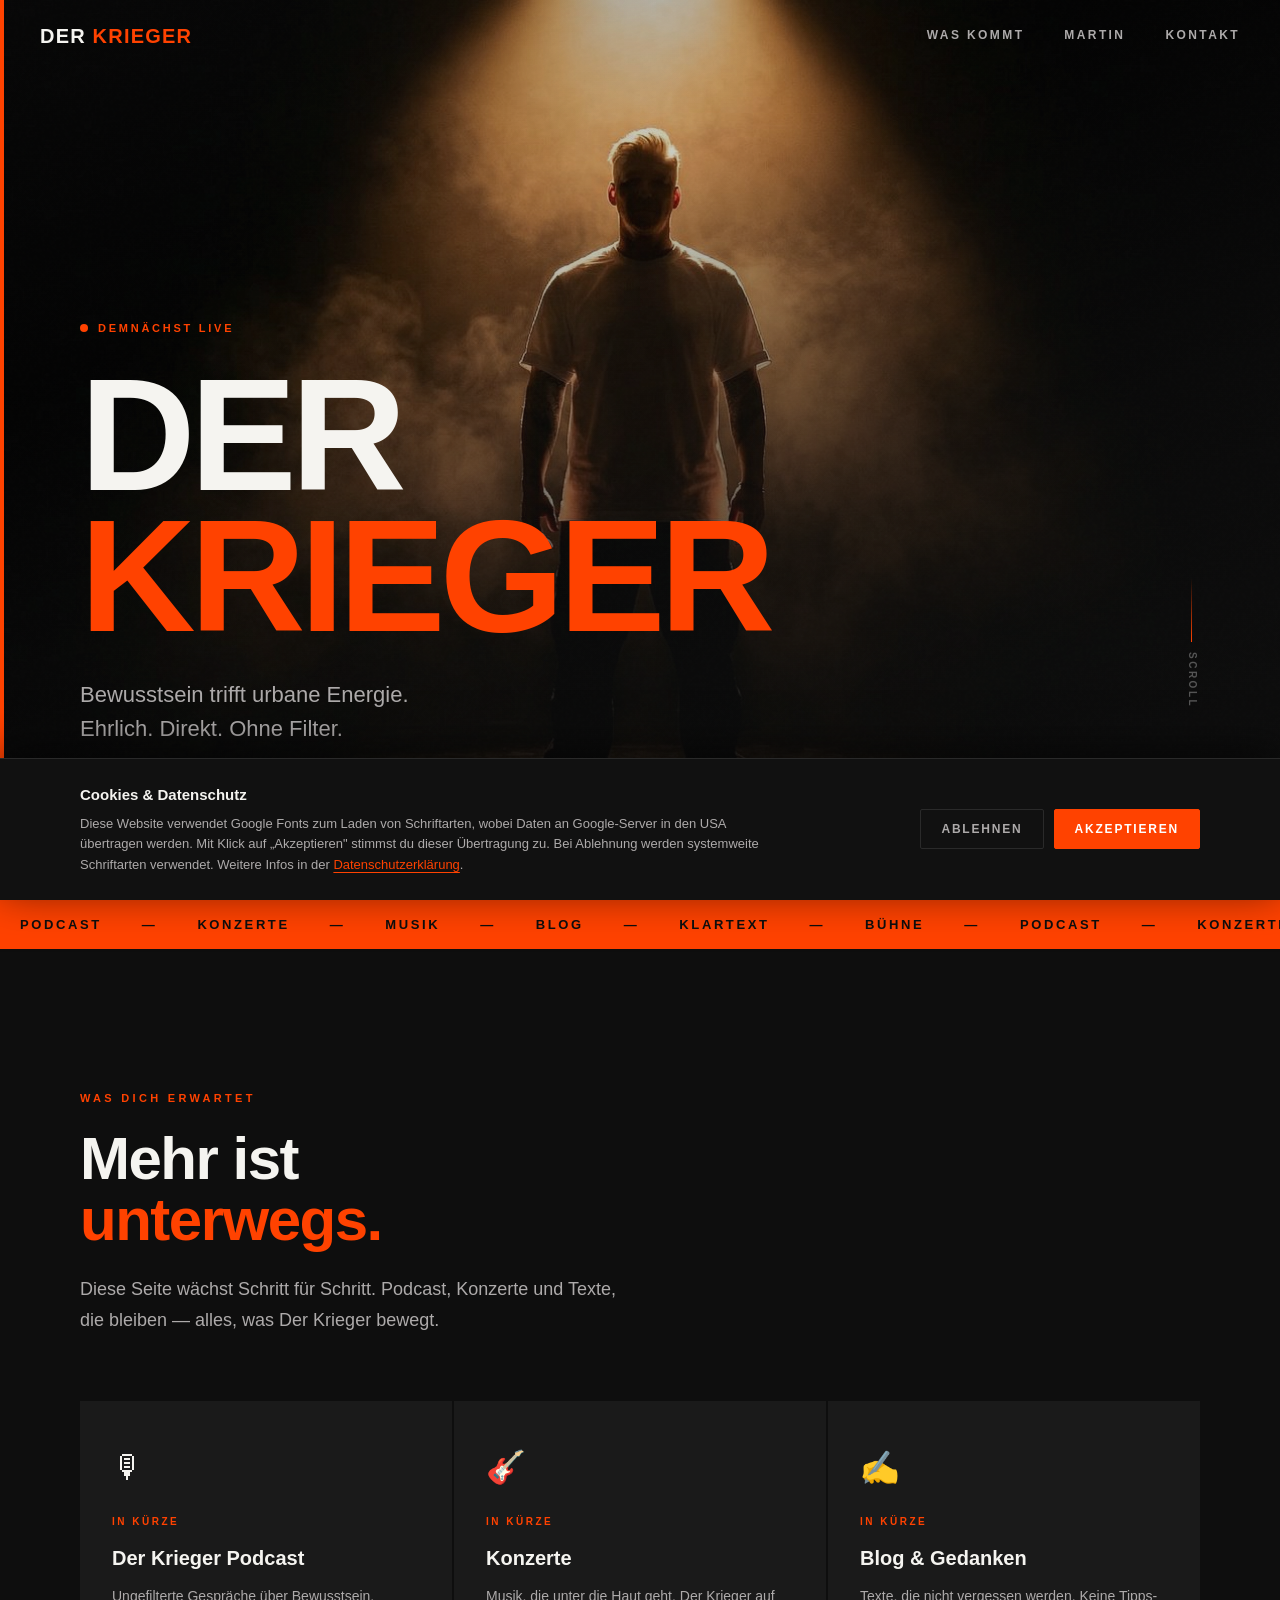
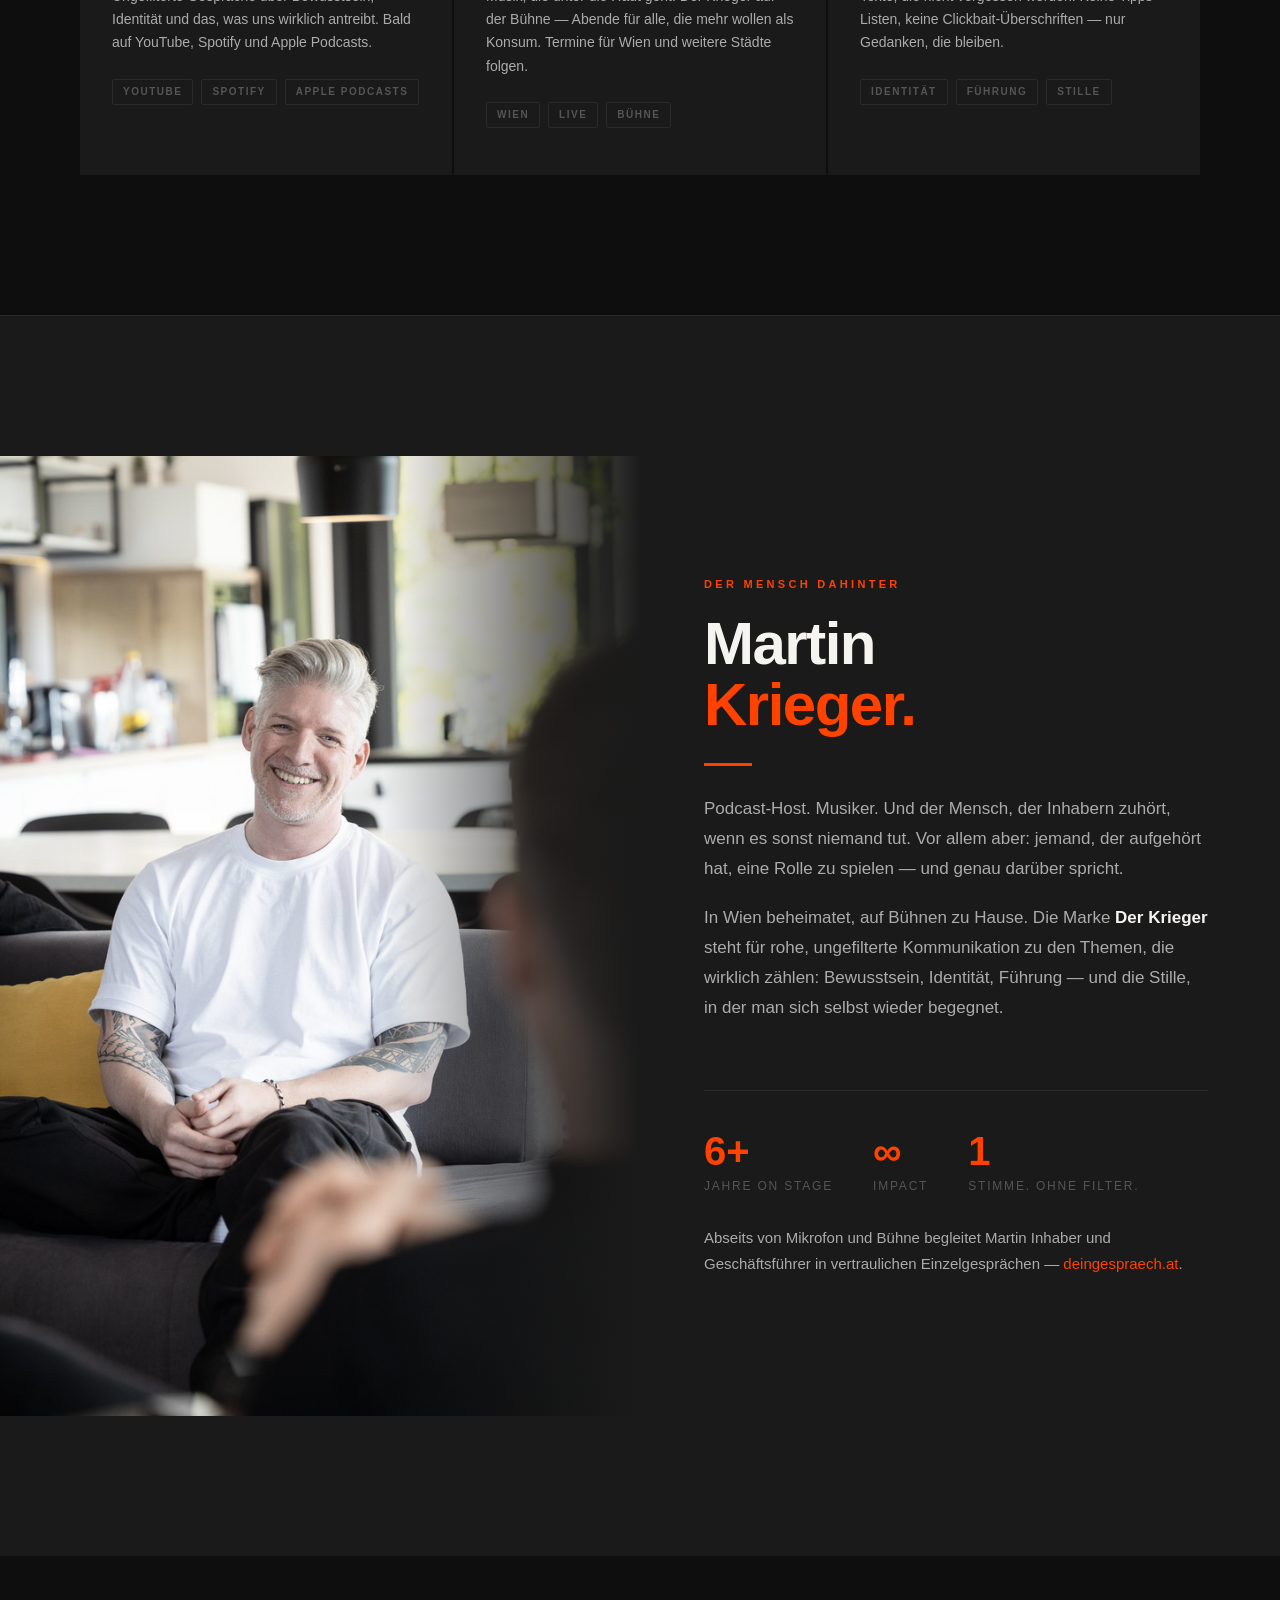
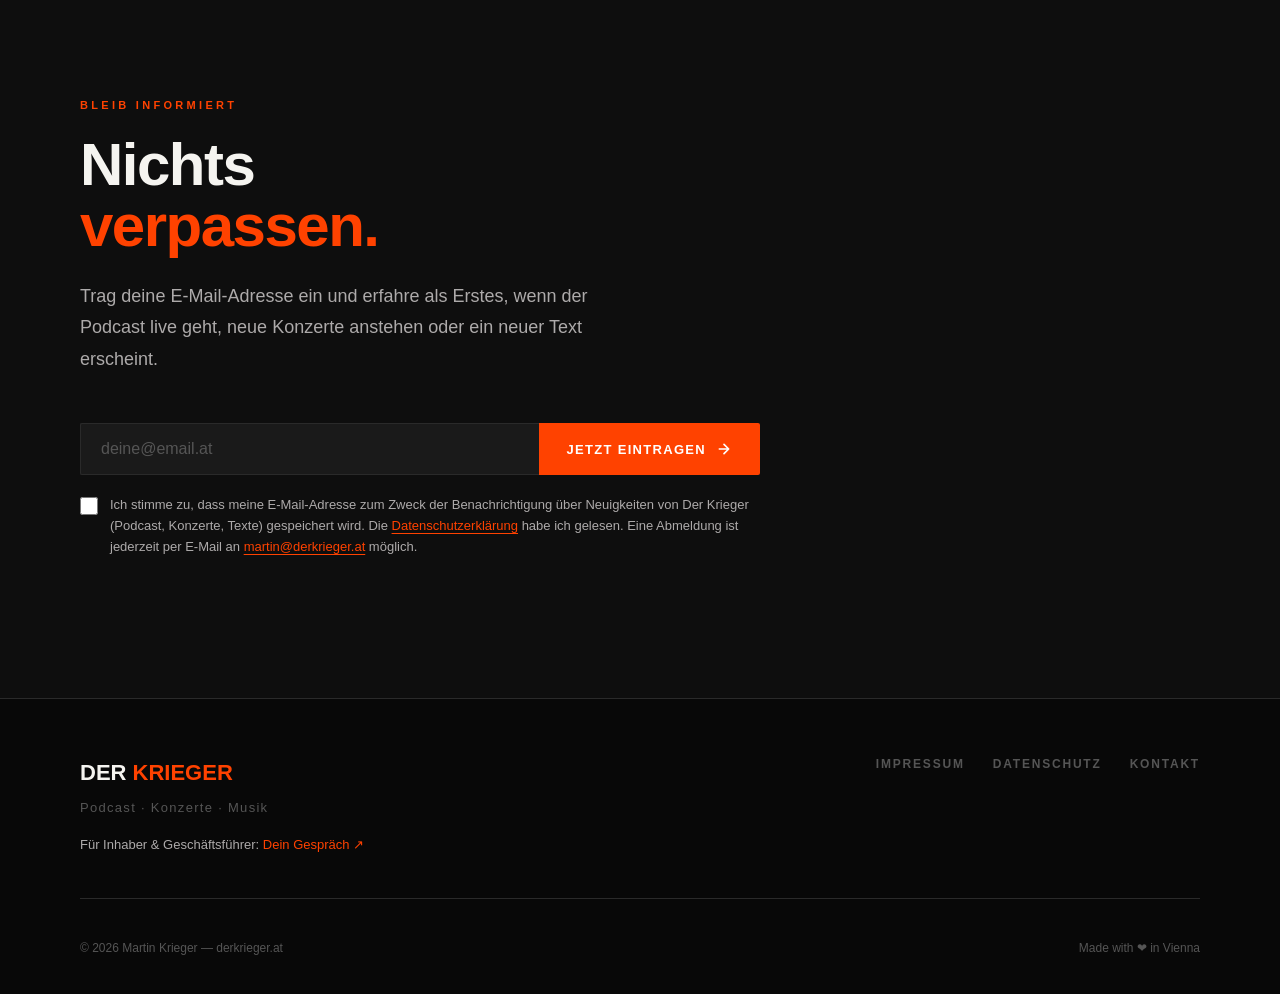
<file: index.html>
<!DOCTYPE html>
<html lang="de">
<head>
  <meta charset="UTF-8">
  <meta name="viewport" content="width=device-width, initial-scale=1.0">
  <meta name="google-site-verification" content="ZRxQIWEzgRfuOSzABZ6PDbhAsJYjhTYVC_u7uizQSVs" />
  <title>Der Krieger — Podcast · Konzerte · Musik aus Wien</title>
  <meta name="description" content="Martin Krieger aus Wien — Der Krieger. Podcast, Konzerte und Texte, die bleiben. Bewusstsein trifft urbane Energie. Ehrlich. Direkt. Ohne Filter.">
  <meta property="og:title" content="Der Krieger — Podcast · Konzerte · Musik">
  <meta property="og:description" content="Bewusstsein trifft urbane Energie. Ehrlich. Direkt. Ohne Filter. Demnächst.">
  <meta property="og:image" content="https://derkrieger.at/images/hero.jpg">
  <meta property="og:url" content="https://derkrieger.at">
  <meta property="og:type" content="website">
  <link rel="icon" type="image/svg+xml" href="/favicon.svg">
  <link rel="alternate icon" href="/favicon.svg">
  <!-- Google Fonts werden erst nach Cookie-Zustimmung geladen (DSGVO) -->
  <link rel="stylesheet" href="css/style.css">
  <script type="application/ld+json">
  {
    "@context": "https://schema.org",
    "@graph": [
      {
        "@type": "WebSite",
        "@id": "https://derkrieger.at/#website",
        "url": "https://derkrieger.at/",
        "name": "Der Krieger",
        "inLanguage": "de-AT"
      },
      {
        "@type": "Person",
        "@id": "https://derkrieger.at/#martin",
        "name": "Martin Krieger",
        "url": "https://derkrieger.at/",
        "image": "https://derkrieger.at/images/martin.jpeg",
        "jobTitle": "Sparringspartner für Inhaber und C-Level",
        "email": "martin@derkrieger.at",
        "sameAs": ["https://www.linkedin.com/in/martinderkrieger"],
        "worksFor": {"@type": "Organization", "name": "Der Krieger", "url": "https://derkrieger.at"}
      }
    ]
  }
  </script>
</head>
<body>

<!-- ══ NAVBAR ══════════════════════════════════════════════════ -->
<nav id="navbar">
  <a href="#hero" class="nav-logo">DER <span>KRIEGER</span></a>
  <div class="nav-links" id="navLinks">
    <a href="#was-kommt">Was kommt</a>
    <a href="#martin">Martin</a>
    <a href="#kontakt">Kontakt</a>
  </div>
  <div class="nav-toggle" id="navToggle" aria-label="Menü öffnen">
    <span></span><span></span><span></span>
  </div>
</nav>

<!-- ══ HERO ════════════════════════════════════════════════════ -->
<section id="hero">
  <div class="hero-bg"></div>
  <div class="hero-overlay"></div>
  <div class="hero-noise"></div>
  <div class="hero-accent-bar"></div>

  <div class="hero-content">
    <div class="hero-badge animate-1">
      <span class="badge-dot"></span>
      Demnächst live
    </div>
    <h1 class="animate-2">DER<br><span>KRIEGER</span></h1>
    <p class="animate-3">
      Bewusstsein trifft urbane Energie.<br>
      Ehrlich. Direkt. Ohne Filter.
    </p>
    <div class="hero-tags animate-4">
      <span>Podcast</span>
      <span class="tag-dot">·</span>
      <span>Konzerte</span>
      <span class="tag-dot">·</span>
      <span>Musik</span>
      <span class="tag-dot">·</span>
      <span>Wien</span>
    </div>
    <div class="hero-scroll animate-5">
      <div class="scroll-line"></div>
      <span>Scroll</span>
    </div>
  </div>
</section>

<!-- ══ TICKER ══════════════════════════════════════════════════ -->
<div class="ticker-wrap">
  <div class="ticker">
    <span>Podcast</span><span class="tick-sep">—</span>
    <span>Konzerte</span><span class="tick-sep">—</span>
    <span>Musik</span><span class="tick-sep">—</span>
    <span>Blog</span><span class="tick-sep">—</span>
    <span>Klartext</span><span class="tick-sep">—</span>
    <span>Bühne</span><span class="tick-sep">—</span>
    <span>Podcast</span><span class="tick-sep">—</span>
    <span>Konzerte</span><span class="tick-sep">—</span>
    <span>Musik</span><span class="tick-sep">—</span>
    <span>Blog</span><span class="tick-sep">—</span>
    <span>Klartext</span><span class="tick-sep">—</span>
    <span>Bühne</span><span class="tick-sep">—</span>
    <span>Podcast</span><span class="tick-sep">—</span>
    <span>Konzerte</span><span class="tick-sep">—</span>
    <span>Musik</span><span class="tick-sep">—</span>
    <span>Blog</span><span class="tick-sep">—</span>
    <span>Klartext</span><span class="tick-sep">—</span>
    <span>Bühne</span><span class="tick-sep">—</span>
  </div>
</div>

<!-- ══ WAS KOMMT ═══════════════════════════════════════════════ -->
<section id="was-kommt">
  <div class="container">
    <span class="section-label reveal">Was dich erwartet</span>
    <h2 class="section-title reveal">Mehr ist<br><span>unterwegs.</span></h2>
    <p class="section-intro reveal">Diese Seite wächst Schritt für Schritt. Podcast, Konzerte und Texte, die bleiben — alles, was Der Krieger bewegt.</p>

    <div class="teaser-grid reveal">

      <div class="teaser-card">
        <div class="teaser-icon">🎙</div>
        <div class="teaser-soon">In Kürze</div>
        <h3 class="teaser-title">Der Krieger Podcast</h3>
        <p class="teaser-desc">Ungefilterte Gespräche über Bewusstsein, Identität und das, was uns wirklich antreibt. Bald auf YouTube, Spotify und Apple Podcasts.</p>
        <div class="teaser-platforms">
          <span>YouTube</span>
          <span>Spotify</span>
          <span>Apple Podcasts</span>
        </div>
      </div>

      <div class="teaser-card">
        <div class="teaser-icon">🎸</div>
        <div class="teaser-soon">In Kürze</div>
        <h3 class="teaser-title">Konzerte</h3>
        <p class="teaser-desc">Musik, die unter die Haut geht. Der Krieger auf der Bühne — Abende für alle, die mehr wollen als Konsum. Termine für Wien und weitere Städte folgen.</p>
        <div class="teaser-platforms">
          <span>Wien</span>
          <span>Live</span>
          <span>Bühne</span>
        </div>
      </div>

      <div class="teaser-card">
        <div class="teaser-icon">✍️</div>
        <div class="teaser-soon">In Kürze</div>
        <h3 class="teaser-title">Blog & Gedanken</h3>
        <p class="teaser-desc">Texte, die nicht vergessen werden. Keine Tipps-Listen, keine Clickbait-Überschriften — nur Gedanken, die bleiben.</p>
        <div class="teaser-platforms">
          <span>Identität</span>
          <span>Führung</span>
          <span>Stille</span>
        </div>
      </div>

    </div>
  </div>
</section>

<!-- ══ MARTIN ══════════════════════════════════════════════════ -->
<section id="martin">
  <div class="martin-layout">

    <div class="martin-image-wrap">
      <img src="/images/martin.jpeg" alt="Martin Krieger" class="martin-photo">
      <div class="martin-image-overlay"></div>
    </div>

    <div class="martin-content reveal">
      <span class="section-label">Der Mensch dahinter</span>
      <h2 class="section-title">Martin<br><span>Krieger.</span></h2>
      <div class="divider"></div>
      <p class="martin-text">Podcast-Host. Musiker. Und der Mensch, der Inhabern zuhört, wenn es sonst niemand tut. Vor allem aber: jemand, der aufgehört hat, eine Rolle zu spielen — und genau darüber spricht.</p>
      <p class="martin-text">In Wien beheimatet, auf Bühnen zu Hause. Die Marke <strong>Der Krieger</strong> steht für rohe, ungefilterte Kommunikation zu den Themen, die wirklich zählen: Bewusstsein, Identität, Führung — und die Stille, in der man sich selbst wieder begegnet.</p>
      <div class="martin-facts">
        <div class="martin-fact">
          <span class="fact-num">6+</span>
          <span class="fact-label">Jahre on Stage</span>
        </div>
        <div class="martin-fact">
          <span class="fact-num">∞</span>
          <span class="fact-label">Impact</span>
        </div>
        <div class="martin-fact">
          <span class="fact-num">1</span>
          <span class="fact-label">Stimme. Ohne Filter.</span>
        </div>
      </div>
      <p class="martin-text" style="font-size:15px;color:var(--muted);margin-top:28px">Abseits von Mikrofon und Bühne begleitet Martin Inhaber und Geschäftsführer in vertraulichen Einzelgesprächen — <a href="https://deingespraech.at" target="_blank" rel="noopener" style="color:var(--orange)">deingespraech.at</a>.</p>
    </div>

  </div>
</section>

<!-- ══ KONTAKT / NEWSLETTER ════════════════════════════════════ -->
<section id="kontakt">
  <div class="container">
    <div class="notify-wrap reveal">
      <span class="section-label">Bleib informiert</span>
      <h2 class="section-title">Nichts<br><span>verpassen.</span></h2>
      <p class="section-intro">Trag deine E-Mail-Adresse ein und erfahre als Erstes, wenn der Podcast live geht, neue Konzerte anstehen oder ein neuer Text erscheint.</p>

      <form class="newsletter-form" id="newsletterForm" name="newsletter" method="POST" data-netlify="true" netlify-honeypot="bot-field">
        <input type="hidden" name="form-name" value="newsletter">
        <p style="display:none"><input name="bot-field"></p>

        <div class="nl-input-row">
          <input
            type="email"
            name="email"
            id="nlEmail"
            placeholder="deine@email.at"
            required
            autocomplete="email"
          >
          <button type="submit" class="nl-btn">
            Jetzt eintragen
            <svg width="16" height="16" viewBox="0 0 24 24" fill="none" stroke="currentColor" stroke-width="2.5" stroke-linecap="round" stroke-linejoin="round"><path d="M5 12h14M12 5l7 7-7 7"/></svg>
          </button>
        </div>

        <label class="nl-consent">
          <input type="checkbox" name="consent" id="nlConsent" required>
          <span>
            Ich stimme zu, dass meine E-Mail-Adresse zum Zweck der Benachrichtigung über Neuigkeiten von Der Krieger (Podcast, Konzerte, Texte) gespeichert wird.
            Die <a href="/datenschutz.html">Datenschutzerklärung</a> habe ich gelesen.
            Eine Abmeldung ist jederzeit per E-Mail an
            <a href="mailto:martin@derkrieger.at">martin@derkrieger.at</a> möglich.
          </span>
        </label>
      </form>

      <div class="nl-success" id="nlSuccess">
        <div class="nl-success-icon">✅</div>
        <h3>Du bist dabei!</h3>
        <p>Du wirst als Erstes informiert, sobald es Neuigkeiten gibt.</p>
      </div>
    </div>
  </div>
</section>

<!-- ══ FOOTER ══════════════════════════════════════════════════ -->
<footer id="footer">
  <div class="container">
    <div class="footer-inner">
      <div>
        <div class="footer-logo">DER <span>KRIEGER</span></div>
        <div class="footer-tagline">Podcast · Konzerte · Musik</div>
        <a href="https://deingespraech.at" target="_blank" rel="noopener" style="display:inline-block;margin-top:16px;font-size:13px;color:var(--muted)">Für Inhaber &amp; Geschäftsführer: <span style="color:var(--orange)">Dein Gespräch ↗</span></a>
      </div>
      <nav class="footer-links">
        <a href="/impressum.html">Impressum</a>
        <a href="/datenschutz.html">Datenschutz</a>
        <a href="#kontakt">Kontakt</a>
      </nav>
    </div>
    <div class="footer-bottom">
      <p class="footer-copy">© 2026 Martin Krieger — derkrieger.at</p>
      <p class="footer-copy">Made with ❤ in Vienna</p>
    </div>
  </div>
</footer>


<!-- ══ COOKIE BANNER ══════════════════════════════════════════ -->
<div id="cookieBanner" class="cookie-banner" aria-live="polite" role="dialog" aria-label="Cookie-Einstellungen">
  <div class="cookie-inner">
    <div class="cookie-text">
      <strong>Cookies & Datenschutz</strong>
      <p>
        Diese Website verwendet Google Fonts zum Laden von Schriftarten, wobei Daten
        an Google-Server in den USA übertragen werden. Mit Klick auf „Akzeptieren"
        stimmst du dieser Übertragung zu. Bei Ablehnung werden systemweite Schriftarten verwendet.
        Weitere Infos in der <a href="/datenschutz.html">Datenschutzerklärung</a>.
      </p>
    </div>
    <div class="cookie-actions">
      <button id="cookieDecline" class="cookie-btn-decline">Ablehnen</button>
      <button id="cookieAccept" class="cookie-btn-accept">Akzeptieren</button>
    </div>
  </div>
</div>

<script src="js/main.js"></script>
</body>
</html>
</file>
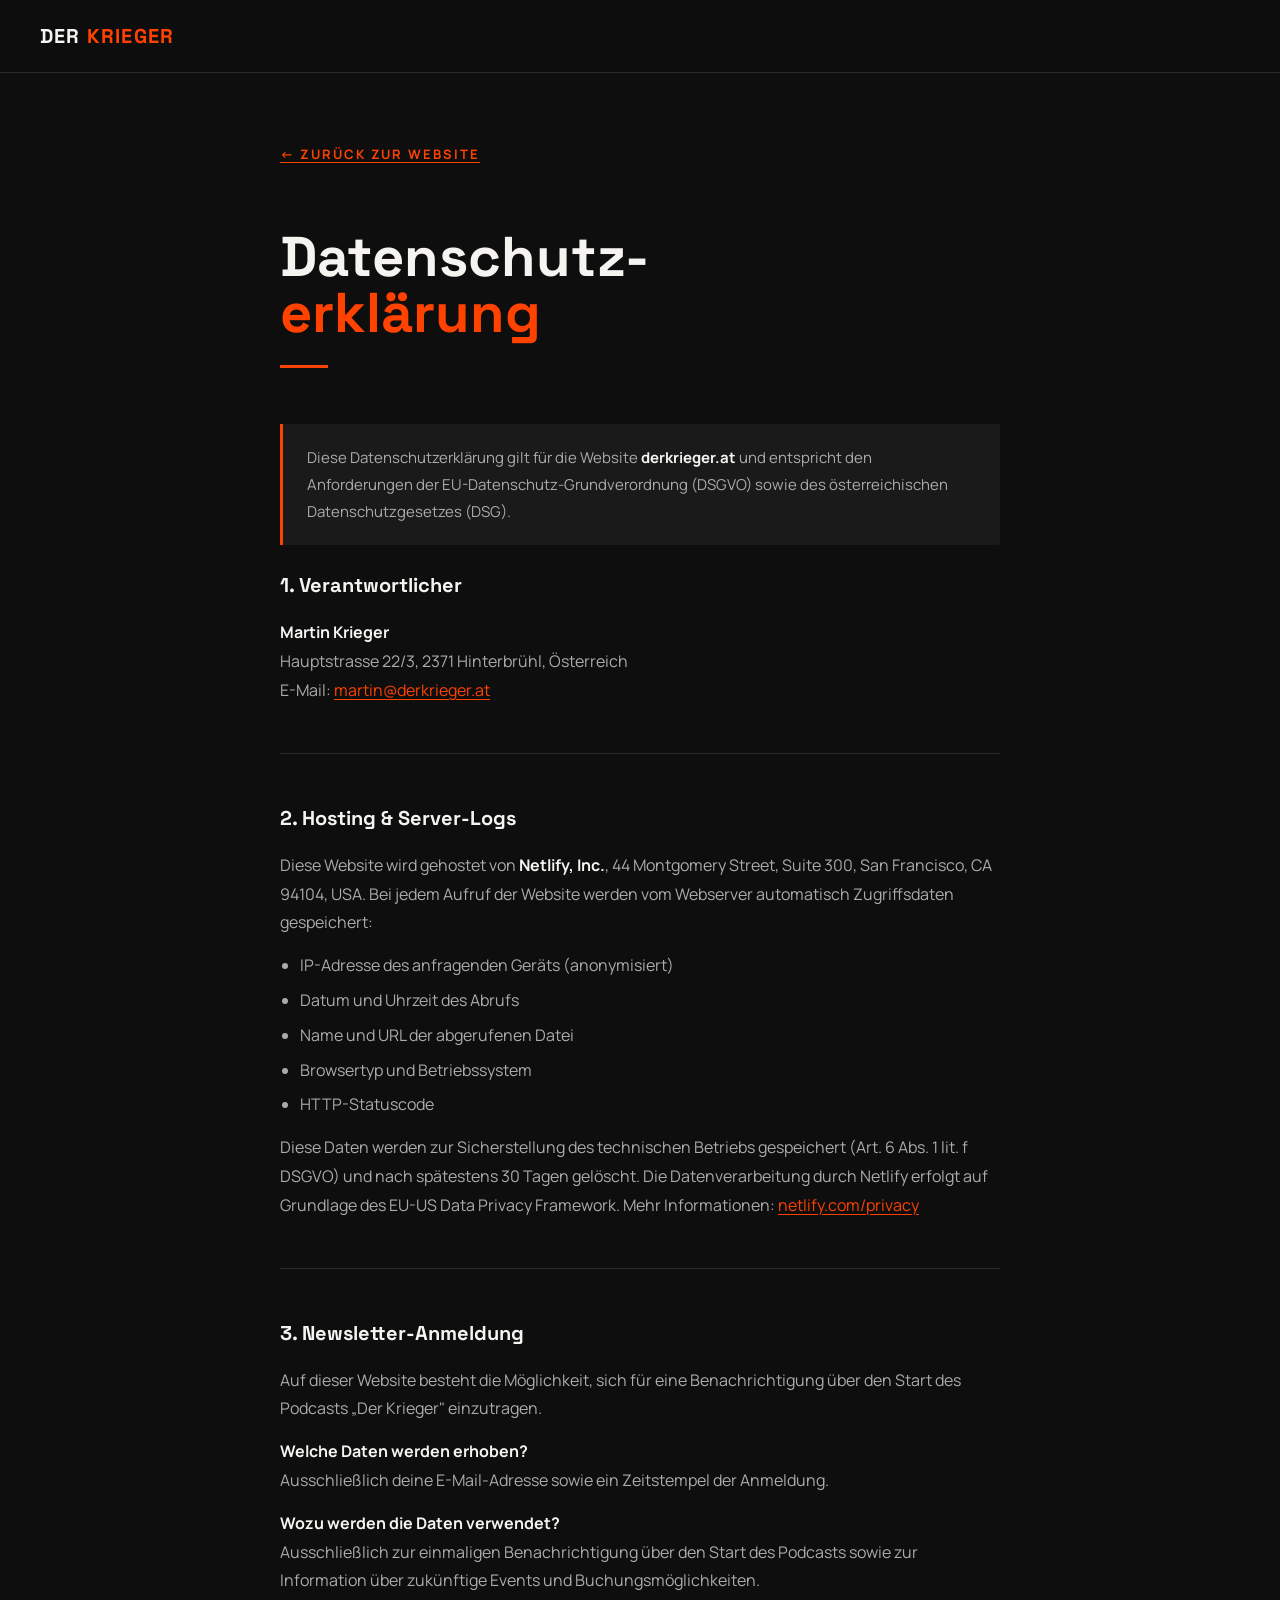
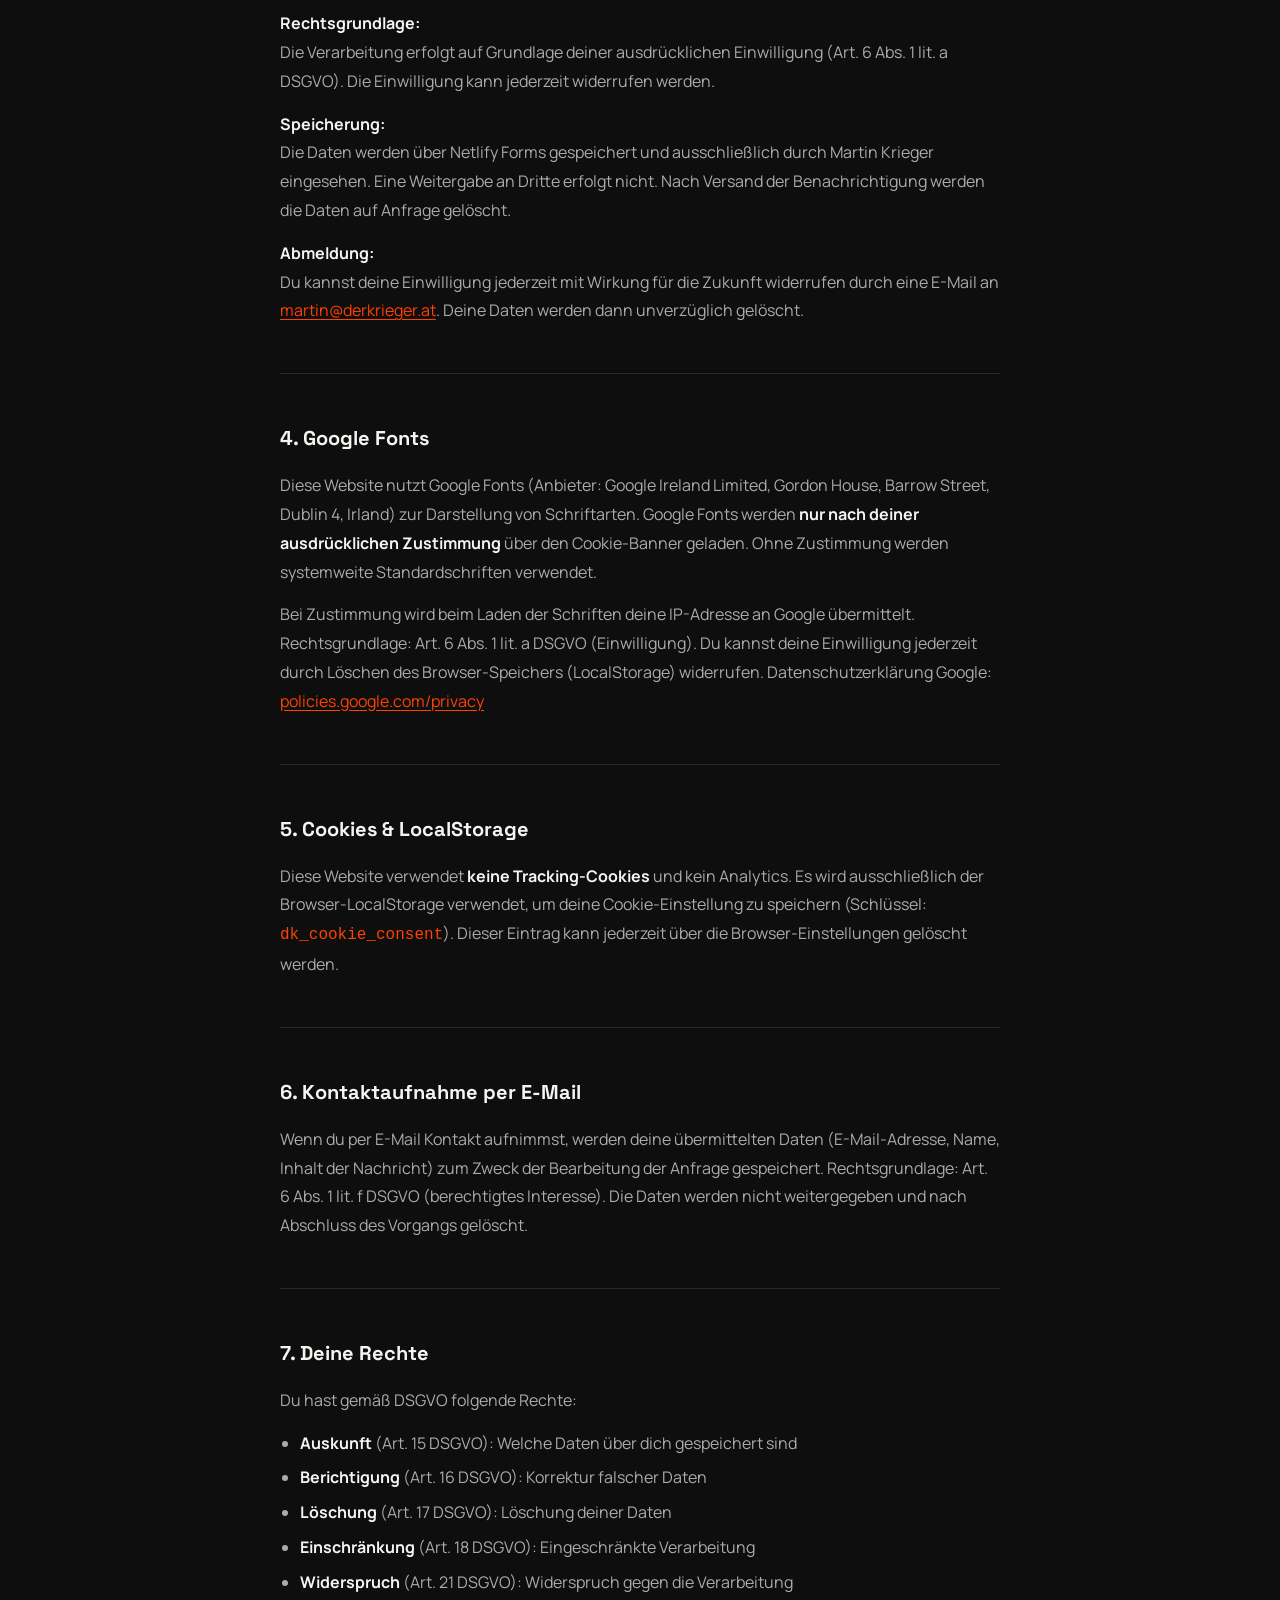
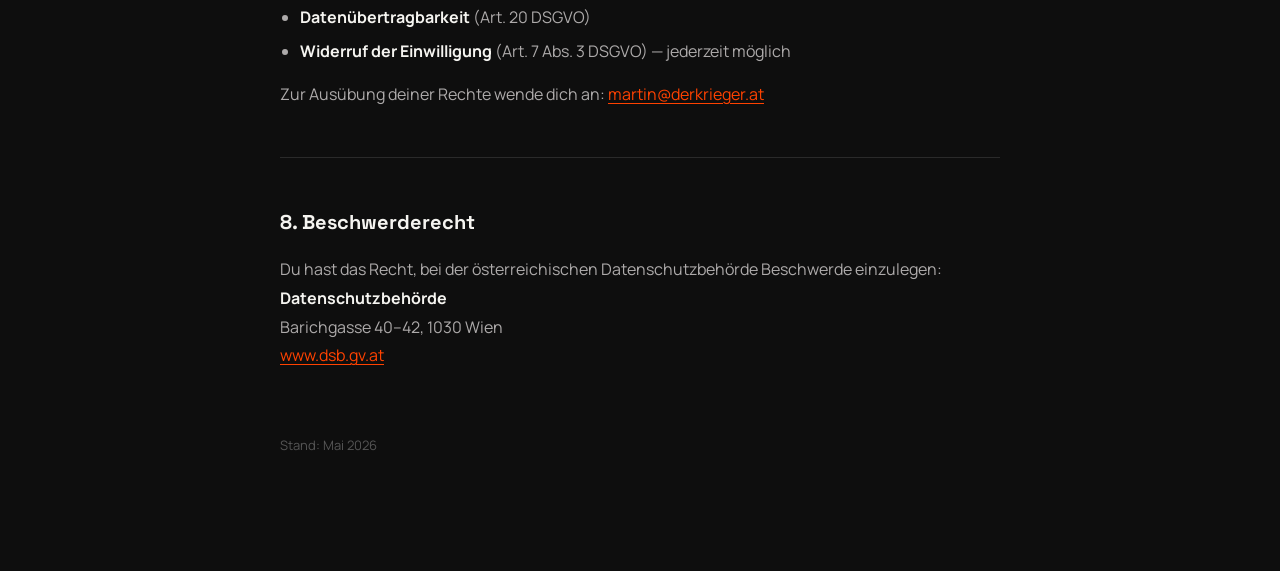
<file: datenschutz.html>
<!DOCTYPE html>
<html lang="de">
<head>
  <meta charset="UTF-8">
  <meta name="viewport" content="width=device-width, initial-scale=1.0">
  <title>Datenschutzerklärung — Der Krieger</title>
  <meta name="robots" content="noindex">
  <link rel="icon" type="image/svg+xml" href="/favicon.svg">
  <link rel="preconnect" href="https://fonts.googleapis.com">
  <link rel="preconnect" href="https://fonts.gstatic.com" crossorigin>
  <link href="https://fonts.googleapis.com/css2?family=Space+Grotesk:wght@700&family=Manrope:wght@300;400;700&display=swap" rel="stylesheet">
  <link rel="stylesheet" href="css/style.css">
  <style>
    .legal-page{max-width:800px;margin:0 auto;padding:140px 40px 100px}
    .legal-page h1{font-family:var(--font-head);font-size:clamp(32px,5vw,56px);font-weight:700;line-height:1;margin-bottom:16px}
    .legal-page h1 span{color:var(--orange)}
    .legal-divider{width:48px;height:3px;background:var(--orange);margin:24px 0 56px}
    .legal-page h2{font-family:var(--font-head);font-size:20px;font-weight:700;color:var(--white);margin:48px 0 16px;padding-top:48px;border-top:1px solid var(--border)}
    .legal-page h2:first-of-type{margin-top:0;padding-top:0;border-top:none}
    .legal-page p,.legal-page li{color:var(--muted);font-size:16px;line-height:1.8;margin-bottom:14px}
    .legal-page ul{padding-left:20px;margin-bottom:14px}
    .legal-page li{margin-bottom:6px}
    .legal-page a{color:var(--orange);text-decoration:underline;text-underline-offset:3px}
    .legal-page strong{color:var(--white);font-weight:700}
    .back-link{display:inline-flex;align-items:center;gap:8px;font-size:13px;font-weight:700;letter-spacing:.15em;text-transform:uppercase;color:var(--dim);margin-bottom:64px;transition:color .2s}
    .back-link:hover{color:var(--orange)}
    .info-box{background:var(--card);border-left:3px solid var(--orange);padding:20px 24px;margin:24px 0;border-radius:0 var(--radius) var(--radius) 0}
    .info-box p{margin-bottom:0;font-size:15px}
  </style>
</head>
<body>
<nav id="navbar" class="scrolled">
  <a href="/" class="nav-logo">DER <span>KRIEGER</span></a>
</nav>

<div class="legal-page">
  <a href="/" class="back-link">← Zurück zur Website</a>

  <h1>Datenschutz-<br><span>erklärung</span></h1>
  <div class="legal-divider"></div>

  <div class="info-box">
    <p>Diese Datenschutzerklärung gilt für die Website <strong>derkrieger.at</strong> und
    entspricht den Anforderungen der EU-Datenschutz-Grundverordnung (DSGVO) sowie des
    österreichischen Datenschutzgesetzes (DSG).</p>
  </div>

  <h2>1. Verantwortlicher</h2>
  <p>
    <strong>Martin Krieger</strong><br>
    Hauptstrasse 22/3, 2371 Hinterbrühl, Österreich<br>
    E-Mail: <a href="mailto:martin@derkrieger.at">martin@derkrieger.at</a>
  </p>

  <h2>2. Hosting & Server-Logs</h2>
  <p>
    Diese Website wird gehostet von <strong>Netlify, Inc.</strong>, 44 Montgomery Street,
    Suite 300, San Francisco, CA 94104, USA. Bei jedem Aufruf der Website werden vom
    Webserver automatisch Zugriffsdaten gespeichert:
  </p>
  <ul>
    <li>IP-Adresse des anfragenden Geräts (anonymisiert)</li>
    <li>Datum und Uhrzeit des Abrufs</li>
    <li>Name und URL der abgerufenen Datei</li>
    <li>Browsertyp und Betriebssystem</li>
    <li>HTTP-Statuscode</li>
  </ul>
  <p>
    Diese Daten werden zur Sicherstellung des technischen Betriebs gespeichert
    (Art. 6 Abs. 1 lit. f DSGVO) und nach spätestens 30 Tagen gelöscht.
    Die Datenverarbeitung durch Netlify erfolgt auf Grundlage des
    EU-US Data Privacy Framework. Mehr Informationen:
    <a href="https://www.netlify.com/privacy/" target="_blank" rel="noopener">netlify.com/privacy</a>
  </p>

  <h2>3. Newsletter-Anmeldung</h2>
  <p>
    Auf dieser Website besteht die Möglichkeit, sich für eine Benachrichtigung über
    den Start des Podcasts „Der Krieger" einzutragen.
  </p>
  <p><strong>Welche Daten werden erhoben?</strong><br>
    Ausschließlich deine E-Mail-Adresse sowie ein Zeitstempel der Anmeldung.
  </p>
  <p><strong>Wozu werden die Daten verwendet?</strong><br>
    Ausschließlich zur einmaligen Benachrichtigung über den Start des Podcasts sowie
    zur Information über zukünftige Events und Buchungsmöglichkeiten.
  </p>
  <p><strong>Rechtsgrundlage:</strong><br>
    Die Verarbeitung erfolgt auf Grundlage deiner ausdrücklichen Einwilligung
    (Art. 6 Abs. 1 lit. a DSGVO). Die Einwilligung kann jederzeit widerrufen werden.
  </p>
  <p><strong>Speicherung:</strong><br>
    Die Daten werden über Netlify Forms gespeichert und ausschließlich durch
    Martin Krieger eingesehen. Eine Weitergabe an Dritte erfolgt nicht.
    Nach Versand der Benachrichtigung werden die Daten auf Anfrage gelöscht.
  </p>
  <p><strong>Abmeldung:</strong><br>
    Du kannst deine Einwilligung jederzeit mit Wirkung für die Zukunft widerrufen durch
    eine E-Mail an <a href="mailto:martin@derkrieger.at">martin@derkrieger.at</a>.
    Deine Daten werden dann unverzüglich gelöscht.
  </p>

  <h2>4. Google Fonts</h2>
  <p>
    Diese Website nutzt Google Fonts (Anbieter: Google Ireland Limited, Gordon House,
    Barrow Street, Dublin 4, Irland) zur Darstellung von Schriftarten.
    Google Fonts werden <strong>nur nach deiner ausdrücklichen Zustimmung</strong> über
    den Cookie-Banner geladen. Ohne Zustimmung werden systemweite Standardschriften verwendet.
  </p>
  <p>
    Bei Zustimmung wird beim Laden der Schriften deine IP-Adresse an Google übermittelt.
    Rechtsgrundlage: Art. 6 Abs. 1 lit. a DSGVO (Einwilligung).
    Du kannst deine Einwilligung jederzeit durch Löschen des Browser-Speichers (LocalStorage)
    widerrufen.
    Datenschutzerklärung Google:
    <a href="https://policies.google.com/privacy" target="_blank" rel="noopener">
      policies.google.com/privacy
    </a>
  </p>

  <h2>5. Cookies & LocalStorage</h2>
  <p>
    Diese Website verwendet <strong>keine Tracking-Cookies</strong> und kein Analytics.
    Es wird ausschließlich der Browser-LocalStorage verwendet, um deine Cookie-Einstellung
    zu speichern (Schlüssel: <code style="color:var(--orange);font-family:monospace">dk_cookie_consent</code>).
    Dieser Eintrag kann jederzeit über die Browser-Einstellungen gelöscht werden.
  </p>

  <h2>6. Kontaktaufnahme per E-Mail</h2>
  <p>
    Wenn du per E-Mail Kontakt aufnimmst, werden deine übermittelten Daten
    (E-Mail-Adresse, Name, Inhalt der Nachricht) zum Zweck der Bearbeitung der Anfrage
    gespeichert. Rechtsgrundlage: Art. 6 Abs. 1 lit. f DSGVO (berechtigtes Interesse).
    Die Daten werden nicht weitergegeben und nach Abschluss des Vorgangs gelöscht.
  </p>

  <h2>7. Deine Rechte</h2>
  <p>Du hast gemäß DSGVO folgende Rechte:</p>
  <ul>
    <li><strong>Auskunft</strong> (Art. 15 DSGVO): Welche Daten über dich gespeichert sind</li>
    <li><strong>Berichtigung</strong> (Art. 16 DSGVO): Korrektur falscher Daten</li>
    <li><strong>Löschung</strong> (Art. 17 DSGVO): Löschung deiner Daten</li>
    <li><strong>Einschränkung</strong> (Art. 18 DSGVO): Eingeschränkte Verarbeitung</li>
    <li><strong>Widerspruch</strong> (Art. 21 DSGVO): Widerspruch gegen die Verarbeitung</li>
    <li><strong>Datenübertragbarkeit</strong> (Art. 20 DSGVO)</li>
    <li><strong>Widerruf der Einwilligung</strong> (Art. 7 Abs. 3 DSGVO) — jederzeit möglich</li>
  </ul>
  <p>
    Zur Ausübung deiner Rechte wende dich an:
    <a href="mailto:martin@derkrieger.at">martin@derkrieger.at</a>
  </p>

  <h2>8. Beschwerderecht</h2>
  <p>
    Du hast das Recht, bei der österreichischen Datenschutzbehörde Beschwerde einzulegen:<br>
    <strong>Datenschutzbehörde</strong><br>
    Barichgasse 40–42, 1030 Wien<br>
    <a href="https://www.dsb.gv.at" target="_blank" rel="noopener">www.dsb.gv.at</a>
  </p>

  <p style="margin-top:64px;font-size:13px;color:var(--dim)">Stand: Mai 2026</p>
</div>

<script>document.getElementById('navbar').classList.add('scrolled');</script>
</body>
</html>
</file>
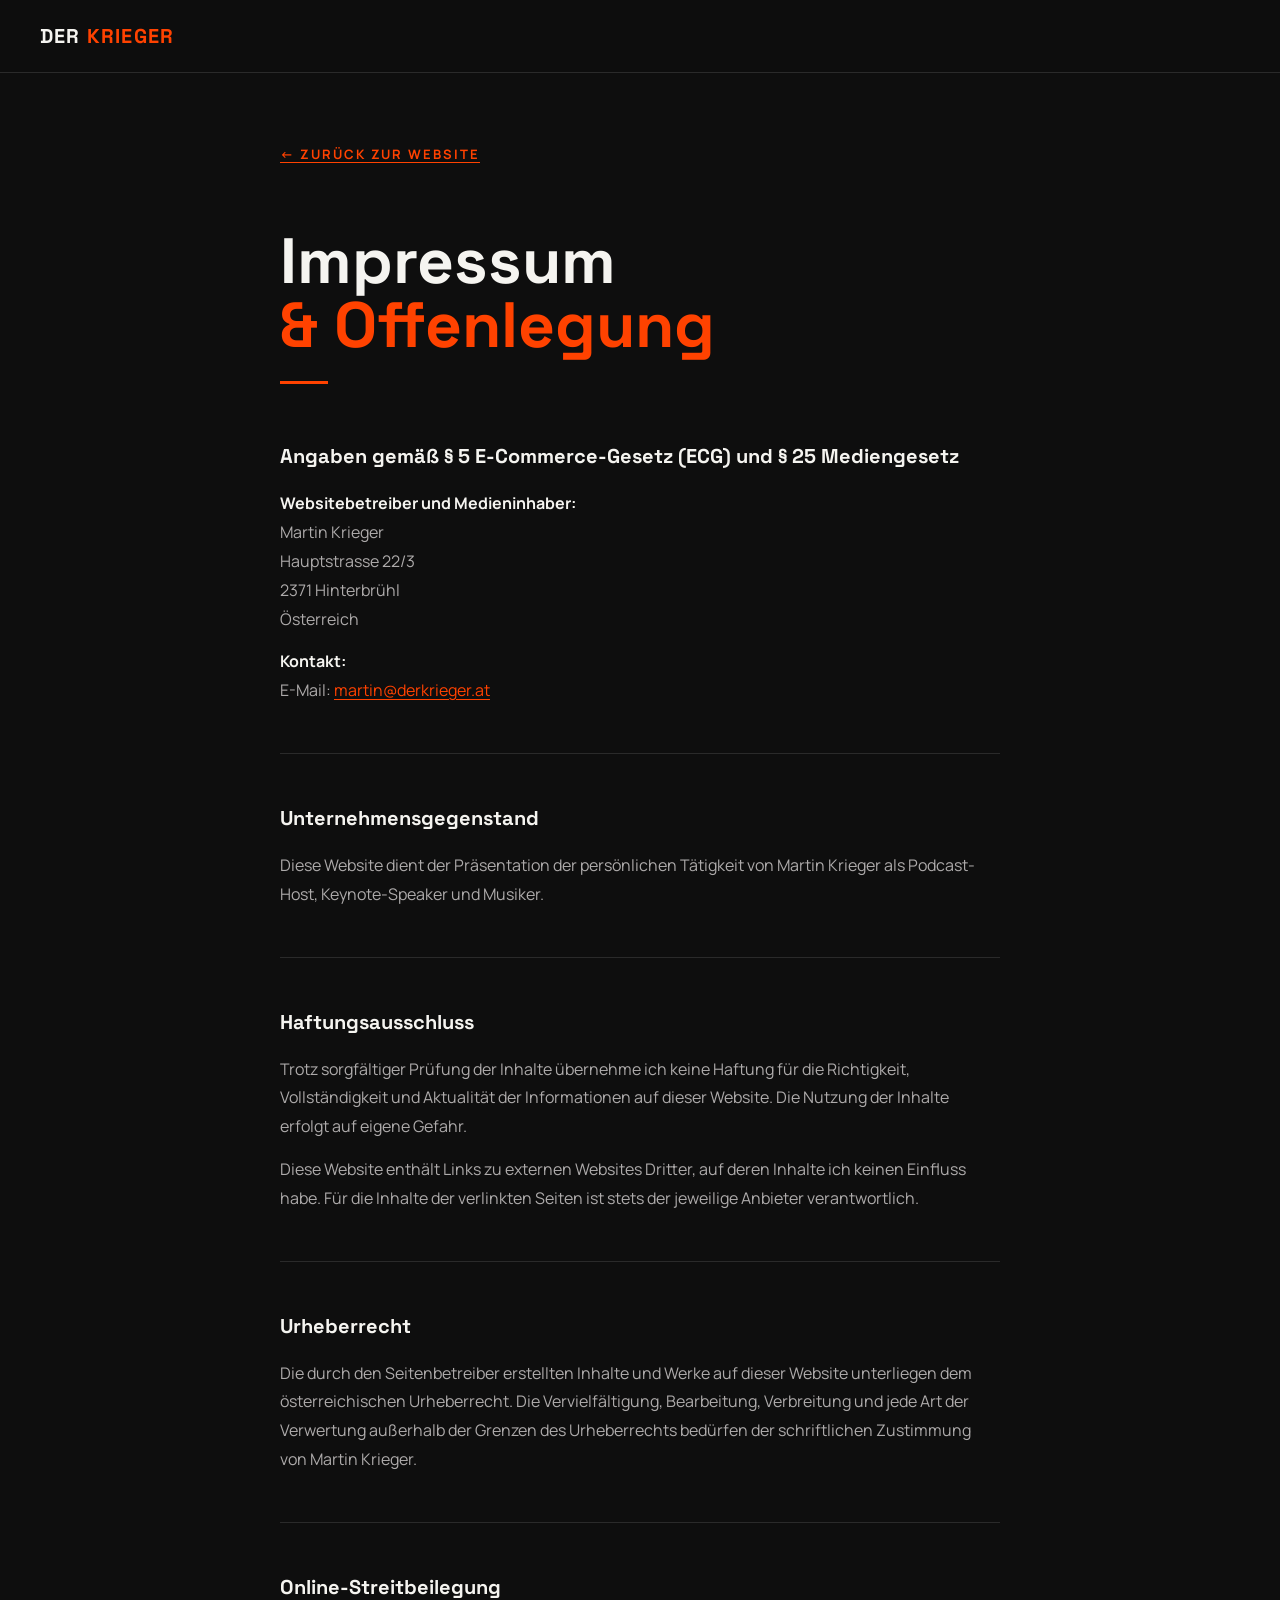
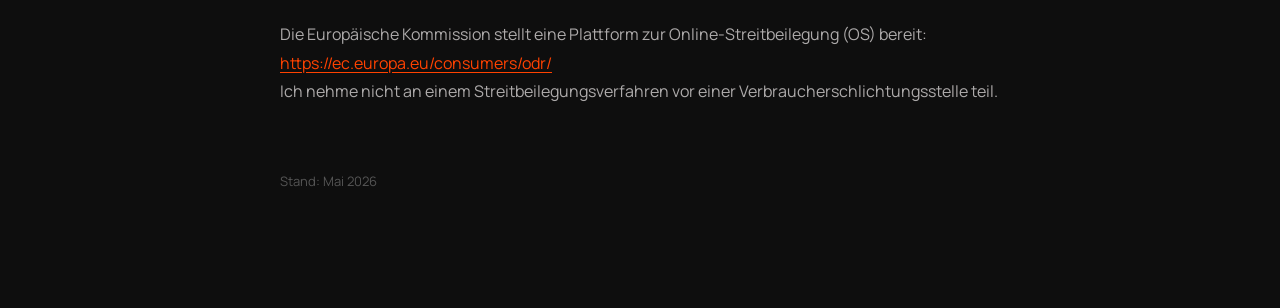
<file: impressum.html>
<!DOCTYPE html>
<html lang="de">
<head>
  <meta charset="UTF-8">
  <meta name="viewport" content="width=device-width, initial-scale=1.0">
  <title>Impressum — Der Krieger</title>
  <meta name="robots" content="noindex">
  <link rel="icon" type="image/svg+xml" href="/favicon.svg">
  <link rel="preconnect" href="https://fonts.googleapis.com">
  <link rel="preconnect" href="https://fonts.gstatic.com" crossorigin>
  <link href="https://fonts.googleapis.com/css2?family=Space+Grotesk:wght@700&family=Manrope:wght@300;400;700&display=swap" rel="stylesheet">
  <link rel="stylesheet" href="css/style.css">
  <style>
    .legal-page{max-width:800px;margin:0 auto;padding:140px 40px 100px}
    .legal-page h1{font-family:var(--font-head);font-size:clamp(36px,6vw,64px);font-weight:700;line-height:1;margin-bottom:16px}
    .legal-page h1 span{color:var(--orange)}
    .legal-divider{width:48px;height:3px;background:var(--orange);margin:24px 0 56px}
    .legal-page h2{font-family:var(--font-head);font-size:20px;font-weight:700;color:var(--white);margin:48px 0 16px;padding-top:48px;border-top:1px solid var(--border)}
    .legal-page h2:first-of-type{margin-top:0;padding-top:0;border-top:none}
    .legal-page p{color:var(--muted);font-size:16px;line-height:1.8;margin-bottom:14px}
    .legal-page a{color:var(--orange);text-decoration:underline;text-underline-offset:3px}
    .legal-page strong{color:var(--white);font-weight:700}
    .back-link{display:inline-flex;align-items:center;gap:8px;font-size:13px;font-weight:700;letter-spacing:.15em;text-transform:uppercase;color:var(--dim);margin-bottom:64px;transition:color .2s}
    .back-link:hover{color:var(--orange)}
  </style>
</head>
<body>
<nav id="navbar" class="scrolled">
  <a href="/" class="nav-logo">DER <span>KRIEGER</span></a>
</nav>

<div class="legal-page">
  <a href="/" class="back-link">← Zurück zur Website</a>

  <h1>Impressum<br><span>& Offenlegung</span></h1>
  <div class="legal-divider"></div>

  <h2>Angaben gemäß § 5 E-Commerce-Gesetz (ECG) und § 25 Mediengesetz</h2>

  <p>
    <strong>Websitebetreiber und Medieninhaber:</strong><br>
    Martin Krieger<br>
    Hauptstrasse 22/3<br>
    2371 Hinterbrühl<br>
    Österreich
  </p>

  <p>
    <strong>Kontakt:</strong><br>
    E-Mail: <a href="mailto:martin@derkrieger.at">martin@derkrieger.at</a>
  </p>

  <h2>Unternehmensgegenstand</h2>
  <p>
    Diese Website dient der Präsentation der persönlichen Tätigkeit von Martin Krieger
    als Podcast-Host, Keynote-Speaker und Musiker.
  </p>

  <h2>Haftungsausschluss</h2>
  <p>
    Trotz sorgfältiger Prüfung der Inhalte übernehme ich keine Haftung für die Richtigkeit,
    Vollständigkeit und Aktualität der Informationen auf dieser Website. Die Nutzung der
    Inhalte erfolgt auf eigene Gefahr.
  </p>
  <p>
    Diese Website enthält Links zu externen Websites Dritter, auf deren Inhalte ich keinen
    Einfluss habe. Für die Inhalte der verlinkten Seiten ist stets der jeweilige Anbieter
    verantwortlich.
  </p>

  <h2>Urheberrecht</h2>
  <p>
    Die durch den Seitenbetreiber erstellten Inhalte und Werke auf dieser Website unterliegen
    dem österreichischen Urheberrecht. Die Vervielfältigung, Bearbeitung, Verbreitung und jede
    Art der Verwertung außerhalb der Grenzen des Urheberrechts bedürfen der schriftlichen
    Zustimmung von Martin Krieger.
  </p>

  <h2>Online-Streitbeilegung</h2>
  <p>
    Die Europäische Kommission stellt eine Plattform zur Online-Streitbeilegung (OS) bereit:
    <a href="https://ec.europa.eu/consumers/odr/" target="_blank" rel="noopener">
      https://ec.europa.eu/consumers/odr/
    </a><br>
    Ich nehme nicht an einem Streitbeilegungsverfahren vor einer
    Verbraucherschlichtungsstelle teil.
  </p>

  <p style="margin-top:64px;font-size:13px;color:var(--dim)">Stand: Mai 2026</p>
</div>

<script>
  document.getElementById('navbar').classList.add('scrolled');
</script>
</body>
</html>
</file>
<file: css/style.css>
/* DER KRIEGER — Teaser v2.0 | Dark Urban Vanguard */
:root{
  --orange:#FF4200;--cyan:#00E3FD;--dark:#0e0e0e;--card:#1a1a1a;
  --border:#2a2a2a;--muted:#adaaaa;--dim:#555555;--white:#f5f4f0;
  --font-head:'Space Grotesk',sans-serif;--font-body:'Manrope',sans-serif;
  --radius:2px;--gap:140px;--max:1200px;
}
*,*::before,*::after{box-sizing:border-box;margin:0;padding:0}
html{scroll-behavior:smooth}
body{background:var(--dark);color:var(--white);font-family:var(--font-body);font-size:16px;line-height:1.65;-webkit-font-smoothing:antialiased;overflow-x:hidden}
img{display:block;max-width:100%;height:auto}
a{color:inherit;text-decoration:none}

/* ── Utilities ──────────────────────────────────────────── */
.container{max-width:var(--max);margin:0 auto;padding:0 40px}
.section-label{font-size:11px;font-weight:700;letter-spacing:.3em;text-transform:uppercase;color:var(--orange);display:block;margin-bottom:20px}
.section-title{font-family:var(--font-head);font-size:clamp(36px,5.5vw,60px);font-weight:700;line-height:1.02;letter-spacing:-.025em}
.section-title span{color:var(--orange)}
.section-intro{font-size:18px;color:var(--muted);max-width:560px;line-height:1.75;margin-top:24px}
.divider{width:48px;height:3px;background:var(--orange);margin:28px 0}
.reveal{opacity:0;transform:translateY(32px);transition:opacity .7s ease,transform .7s ease}
.reveal.visible{opacity:1;transform:translateY(0)}

/* ── Navbar ─────────────────────────────────────────────── */
#navbar{position:fixed;top:0;left:0;right:0;z-index:100;display:flex;align-items:center;justify-content:space-between;padding:0 40px;height:72px;transition:background .3s,box-shadow .3s}
#navbar.scrolled{background:rgba(14,14,14,.96);box-shadow:0 1px 0 var(--border);backdrop-filter:blur(16px)}
.nav-logo{font-family:var(--font-head);font-size:20px;font-weight:700;letter-spacing:.06em}
.nav-logo span{color:var(--orange)}
.nav-links{display:flex;align-items:center;gap:40px}
.nav-links a{font-size:12px;font-weight:700;letter-spacing:.2em;text-transform:uppercase;color:var(--muted);transition:color .2s}
.nav-links a:hover{color:var(--white)}
.nav-toggle{display:none;flex-direction:column;gap:5px;cursor:pointer;padding:4px}
.nav-toggle span{display:block;width:24px;height:2px;background:var(--white);transition:transform .3s,opacity .3s;border-radius:1px}
.nav-toggle.open span:nth-child(1){transform:translateY(7px) rotate(45deg)}
.nav-toggle.open span:nth-child(2){opacity:0}
.nav-toggle.open span:nth-child(3){transform:translateY(-7px) rotate(-45deg)}

/* ── Hero ───────────────────────────────────────────────── */
#hero{position:relative;height:100vh;min-height:640px;display:flex;align-items:flex-end;padding-bottom:96px;overflow:hidden}

/* Ken Burns animation */
@keyframes kenBurns{
  0%  {transform:scale(1.12) translate(0px, 0px)}
  30% {transform:scale(1.06) translate(-8px, 4px)}
  70% {transform:scale(1.04) translate(6px, -6px)}
  100%{transform:scale(1.12) translate(0px, 0px)}
}
.hero-bg{
  position:absolute;inset:0;
  background-image:url('/images/hero.jpg');
  background-size:cover;background-position:center 25%;
  animation:kenBurns 22s ease-in-out infinite;
  will-change:transform;
}

/* Noise texture overlay */
.hero-noise{
  position:absolute;inset:0;
  background-image:url("data:image/svg+xml,%3Csvg viewBox='0 0 256 256' xmlns='http://www.w3.org/2000/svg'%3E%3Cfilter id='noise'%3E%3CfeTurbulence type='fractalNoise' baseFrequency='0.9' numOctaves='4' stitchTiles='stitch'/%3E%3C/filter%3E%3Crect width='100%25' height='100%25' filter='url(%23noise)' opacity='0.04'/%3E%3C/svg%3E");
  opacity:.35;pointer-events:none;
}

.hero-overlay{
  position:absolute;inset:0;
  background:linear-gradient(
    160deg,
    rgba(14,14,14,.45) 0%,
    rgba(14,14,14,.2) 30%,
    rgba(14,14,14,.65) 60%,
    rgba(14,14,14,.98) 100%
  );
}
.hero-accent-bar{position:absolute;left:0;top:0;bottom:0;width:4px;background:var(--orange)}

.hero-content{
  position:relative;z-index:2;
  max-width:var(--max);margin:0 auto;padding:0 40px;width:100%;
}

/* Staggered entrance animations */
@keyframes fadeUp{from{opacity:0;transform:translateY(40px)}to{opacity:1;transform:translateY(0)}}
@keyframes fadeIn{from{opacity:0}to{opacity:1}}

.animate-1{animation:fadeUp .7s cubic-bezier(.22,1,.36,1) .2s both}
.animate-2{animation:fadeUp .9s cubic-bezier(.22,1,.36,1) .45s both}
.animate-3{animation:fadeUp .8s cubic-bezier(.22,1,.36,1) .75s both}
.animate-4{animation:fadeUp .7s cubic-bezier(.22,1,.36,1) 1s both}
.animate-5{animation:fadeIn .8s ease 1.4s both}

/* Hero badge */
.hero-badge{
  display:inline-flex;align-items:center;gap:10px;
  font-size:11px;font-weight:700;letter-spacing:.25em;text-transform:uppercase;
  color:var(--orange);margin-bottom:28px;
}
.badge-dot{
  width:8px;height:8px;border-radius:50%;background:var(--orange);
  animation:pulse 2s ease-in-out infinite;flex-shrink:0;
}
@keyframes pulse{0%,100%{opacity:1;transform:scale(1)}50%{opacity:.5;transform:scale(.7)}}

/* Hero title */
.hero-content h1{
  font-family:var(--font-head);
  font-size:clamp(80px,14vw,160px);
  font-weight:700;line-height:.88;letter-spacing:-.035em;
  margin-bottom:32px;
}
.hero-content h1 span{color:var(--orange)}

/* Hero text */
.hero-content p{
  font-size:clamp(17px,2.2vw,22px);color:var(--muted);
  font-weight:300;line-height:1.55;max-width:540px;margin-bottom:36px;
}

/* Hero tags */
.hero-tags{display:flex;align-items:center;gap:12px;flex-wrap:wrap}
.hero-tags span{font-size:13px;font-weight:700;letter-spacing:.2em;text-transform:uppercase;color:rgba(255,255,255,.5)}
.tag-dot{color:var(--orange)}

/* Scroll indicator */
.hero-scroll{
  position:absolute;right:40px;bottom:96px;
  display:flex;flex-direction:column;align-items:center;gap:10px;
}
.scroll-line{
  width:1px;height:64px;background:linear-gradient(to bottom,transparent,var(--orange));
  animation:scrollPulse 2s ease-in-out infinite;
}
@keyframes scrollPulse{0%,100%{transform:scaleY(1);opacity:1}50%{transform:scaleY(.6);opacity:.4}}
.hero-scroll span{font-size:10px;font-weight:700;letter-spacing:.25em;text-transform:uppercase;color:var(--dim);writing-mode:vertical-rl}

/* ── Ticker ─────────────────────────────────────────────── */
.ticker-wrap{
  background:var(--orange);overflow:hidden;padding:14px 0;
  border-top:none;border-bottom:none;
}
.ticker{
  display:flex;gap:0;white-space:nowrap;
  animation:tickerScroll 28s linear infinite;
  width:max-content;
}
.ticker span{
  font-family:var(--font-head);font-size:13px;font-weight:700;
  letter-spacing:.2em;text-transform:uppercase;color:#0e0e0e;
  padding:0 20px;
}
.tick-sep{color:rgba(14,14,14,.4);padding:0 4px}
@keyframes tickerScroll{from{transform:translateX(0)}to{transform:translateX(-50%)}}

/* ── Was kommt ──────────────────────────────────────────── */
#was-kommt{padding:var(--gap) 0}

.teaser-grid{
  display:grid;grid-template-columns:repeat(3,1fr);
  gap:2px;margin-top:64px;
}

.teaser-card{
  background:var(--card);padding:40px 32px 44px;
  border-bottom:3px solid transparent;
  transition:border-color .25s,background .25s;
  position:relative;overflow:hidden;
}
.teaser-card::before{
  content:'';position:absolute;top:0;left:0;right:0;height:1px;
  background:linear-gradient(90deg,transparent,var(--orange),transparent);
  opacity:0;transition:opacity .3s;
}
.teaser-card:hover{background:#1e1e1e;border-bottom-color:var(--orange)}
.teaser-card:hover::before{opacity:1}

.teaser-icon{font-size:32px;margin-bottom:20px;display:block}

.teaser-soon{
  font-size:10px;font-weight:700;letter-spacing:.25em;text-transform:uppercase;
  color:var(--orange);margin-bottom:16px;display:block;
}

.teaser-title{
  font-family:var(--font-head);font-size:20px;font-weight:700;
  color:var(--white);margin-bottom:14px;line-height:1.25;
}

.teaser-desc{font-size:14px;color:var(--muted);line-height:1.65;margin-bottom:24px}

.teaser-platforms{display:flex;flex-wrap:wrap;gap:8px}
.teaser-platforms span{
  font-size:10px;font-weight:700;letter-spacing:.15em;text-transform:uppercase;
  color:var(--dim);border:1px solid var(--border);
  padding:4px 10px;border-radius:var(--radius);
}

/* ── Martin ─────────────────────────────────────────────── */
#martin{padding:var(--gap) 0;background:var(--card);border-top:1px solid var(--border)}

.martin-layout{
  display:grid;grid-template-columns:1fr 1fr;
  min-height:700px;
}

.martin-image-wrap{position:relative;overflow:hidden}
.martin-photo{width:100%;height:100%;object-fit:cover;object-position:top center;filter:grayscale(20%);transition:filter .6s;display:block}
.martin-image-wrap:hover .martin-photo{filter:grayscale(0)}
.martin-image-overlay{
  position:absolute;inset:0;
  background:linear-gradient(90deg,transparent 60%,var(--card) 100%);
  pointer-events:none;
}

.martin-content{
  padding:80px 72px 80px 64px;
  display:flex;flex-direction:column;justify-content:center;
}

.martin-text{font-size:17px;color:var(--muted);line-height:1.75;margin-bottom:20px}
.martin-text strong{color:var(--white);font-weight:700}

.martin-facts{
  display:flex;gap:40px;margin-top:48px;
  padding-top:40px;border-top:1px solid var(--border);
}
.martin-fact{}
.fact-num{
  font-family:var(--font-head);font-size:40px;font-weight:700;
  color:var(--orange);display:block;line-height:1;
}
.fact-label{font-size:12px;color:var(--dim);letter-spacing:.15em;text-transform:uppercase;margin-top:6px;display:block}

/* ── Notify ─────────────────────────────────────────────── */
#kontakt{padding:var(--gap) 0}
.notify-wrap{max-width:720px}

.social-links{display:flex;flex-wrap:wrap;gap:12px;margin-top:48px}

.social-btn{
  display:inline-flex;align-items:center;gap:12px;
  background:var(--card);border:1px solid var(--border);
  color:var(--white);font-size:13px;font-weight:700;letter-spacing:.1em;
  padding:14px 22px;border-radius:var(--radius);
  transition:border-color .2s,background .2s;
}
.social-btn:hover{border-color:var(--orange);background:#1f1f1f}

.social-btn-primary{
  background:var(--orange);border-color:var(--orange);color:#fff;
}
.social-btn-primary:hover{opacity:.88;background:var(--orange)}

/* ── Footer ─────────────────────────────────────────────── */
#footer{background:#080808;border-top:1px solid var(--border);padding:56px 0 36px}
.footer-inner{display:flex;justify-content:space-between;align-items:flex-start;gap:48px;flex-wrap:wrap;margin-bottom:40px;padding-bottom:40px;border-bottom:1px solid var(--border)}
.footer-logo{font-family:var(--font-head);font-size:22px;font-weight:700}
.footer-logo span{color:var(--orange)}
.footer-tagline{font-size:13px;color:var(--dim);margin-top:6px;letter-spacing:.1em}
.footer-links{display:flex;gap:28px;flex-wrap:wrap;align-items:center}
.footer-links a{font-size:12px;font-weight:700;letter-spacing:.15em;text-transform:uppercase;color:var(--dim);transition:color .2s}
.footer-links a:hover{color:var(--orange)}
.footer-bottom{display:flex;justify-content:space-between;flex-wrap:wrap;gap:12px}
.footer-copy{font-size:12px;color:var(--dim)}

/* ── Responsive ─────────────────────────────────────────── */
@media(max-width:1100px){
  .teaser-grid{grid-template-columns:repeat(2,1fr)}
  .martin-layout{grid-template-columns:1fr}
  .martin-image-wrap{height:520px}
  .martin-image-overlay{background:linear-gradient(to bottom,transparent 60%,var(--card) 100%)}
  .martin-content{padding:56px 40px}
}
@media(max-width:768px){
  :root{--gap:100px}
  .container{padding:0 24px}
  #navbar{padding:0 24px}
  .nav-links{display:none;position:fixed;top:72px;left:0;right:0;background:rgba(14,14,14,.98);backdrop-filter:blur(16px);flex-direction:column;padding:32px 24px 40px;gap:24px;border-bottom:1px solid var(--border)}
  .nav-links.open{display:flex}
  .nav-links a{font-size:14px}
  .nav-toggle{display:flex}
  .hero-content{padding:0 24px}
  .hero-content h1{font-size:clamp(64px,16vw,100px)}
  .hero-scroll{display:none}
  .teaser-grid{grid-template-columns:1fr}
  .martin-image-wrap{height:420px}
  .martin-content{padding:40px 24px}
  .martin-facts{gap:24px}
  .footer-inner{flex-direction:column;gap:28px}
  .footer-bottom{flex-direction:column}
  .social-links{flex-direction:column}
  .social-btn{justify-content:center}
}

/* ── Newsletter Form ────────────────────────────────────── */
.notify-wrap{max-width:680px}
.newsletter-form{margin-top:48px}
.nl-input-row{display:flex;gap:0;margin-bottom:20px}
.nl-input-row input{
  flex:1;background:var(--card);border:1px solid var(--border);
  border-right:none;color:var(--white);font-family:var(--font-body);
  font-size:16px;padding:16px 20px;border-radius:var(--radius) 0 0 var(--radius);
  outline:none;transition:border-color .2s;
}
.nl-input-row input:focus{border-color:var(--orange)}
.nl-input-row input::placeholder{color:var(--dim)}
.nl-btn{
  display:inline-flex;align-items:center;gap:10px;
  background:var(--orange);color:#fff;font-family:var(--font-body);
  font-size:13px;font-weight:700;letter-spacing:.1em;text-transform:uppercase;
  padding:16px 28px;border-radius:0 var(--radius) var(--radius) 0;
  border:none;cursor:pointer;white-space:nowrap;
  transition:opacity .2s;
}
.nl-btn:hover{opacity:.88}
.nl-consent{
  display:flex;align-items:flex-start;gap:12px;cursor:pointer;
}
.nl-consent input[type="checkbox"]{
  width:18px;height:18px;flex-shrink:0;margin-top:2px;
  accent-color:var(--orange);cursor:pointer;
}
.nl-consent span{font-size:13px;color:var(--muted);line-height:1.6}
.nl-consent a{color:var(--orange);text-decoration:underline;text-underline-offset:3px}
.nl-success{
  display:none;text-align:center;padding:56px 32px;
  background:var(--card);border:1px solid var(--border);
  border-radius:var(--radius);margin-top:32px;
}
.nl-success-icon{font-size:48px;margin-bottom:16px}
.nl-success h3{font-family:var(--font-head);font-size:24px;font-weight:700;margin-bottom:10px}
.nl-success p{color:var(--muted);font-size:16px}

/* ── Cookie Banner ──────────────────────────────────────── */
.cookie-banner{
  position:fixed;bottom:0;left:0;right:0;z-index:999;
  background:#111;border-top:1px solid var(--border);
  transform:translateY(100%);transition:transform .4s cubic-bezier(.22,1,.36,1);
  box-shadow:0 -8px 40px rgba(0,0,0,.6);
}
.cookie-banner.visible{transform:translateY(0)}
.cookie-inner{
  max-width:var(--max);margin:0 auto;padding:24px 40px;
  display:flex;align-items:center;gap:40px;flex-wrap:wrap;
}
.cookie-text{flex:1;min-width:280px}
.cookie-text strong{
  font-family:var(--font-head);font-size:15px;font-weight:700;
  display:block;margin-bottom:6px;color:var(--white);
}
.cookie-text p{font-size:13px;color:var(--muted);line-height:1.6;max-width:680px}
.cookie-text a{color:var(--orange);text-decoration:underline;text-underline-offset:3px}
.cookie-actions{display:flex;gap:10px;flex-shrink:0}
.cookie-btn-decline{
  font-family:var(--font-body);font-size:12px;font-weight:700;
  letter-spacing:.15em;text-transform:uppercase;
  padding:12px 20px;border-radius:var(--radius);cursor:pointer;
  background:transparent;color:var(--muted);border:1px solid var(--border);
  transition:border-color .2s,color .2s;
}
.cookie-btn-decline:hover{border-color:var(--muted);color:var(--white)}
.cookie-btn-accept{
  font-family:var(--font-body);font-size:12px;font-weight:700;
  letter-spacing:.15em;text-transform:uppercase;
  padding:12px 20px;border-radius:var(--radius);cursor:pointer;
  background:var(--orange);color:#fff;border:1px solid var(--orange);
  transition:opacity .2s;
}
.cookie-btn-accept:hover{opacity:.88}

@media(max-width:768px){
  .nl-input-row{flex-direction:column}
  .nl-input-row input{border-right:1px solid var(--border);border-bottom:none;border-radius:var(--radius) var(--radius) 0 0}
  .nl-btn{border-radius:0 0 var(--radius) var(--radius);justify-content:center}
  .cookie-inner{padding:20px 24px;gap:20px}
  .cookie-actions{width:100%;justify-content:flex-end}
}
</file>
